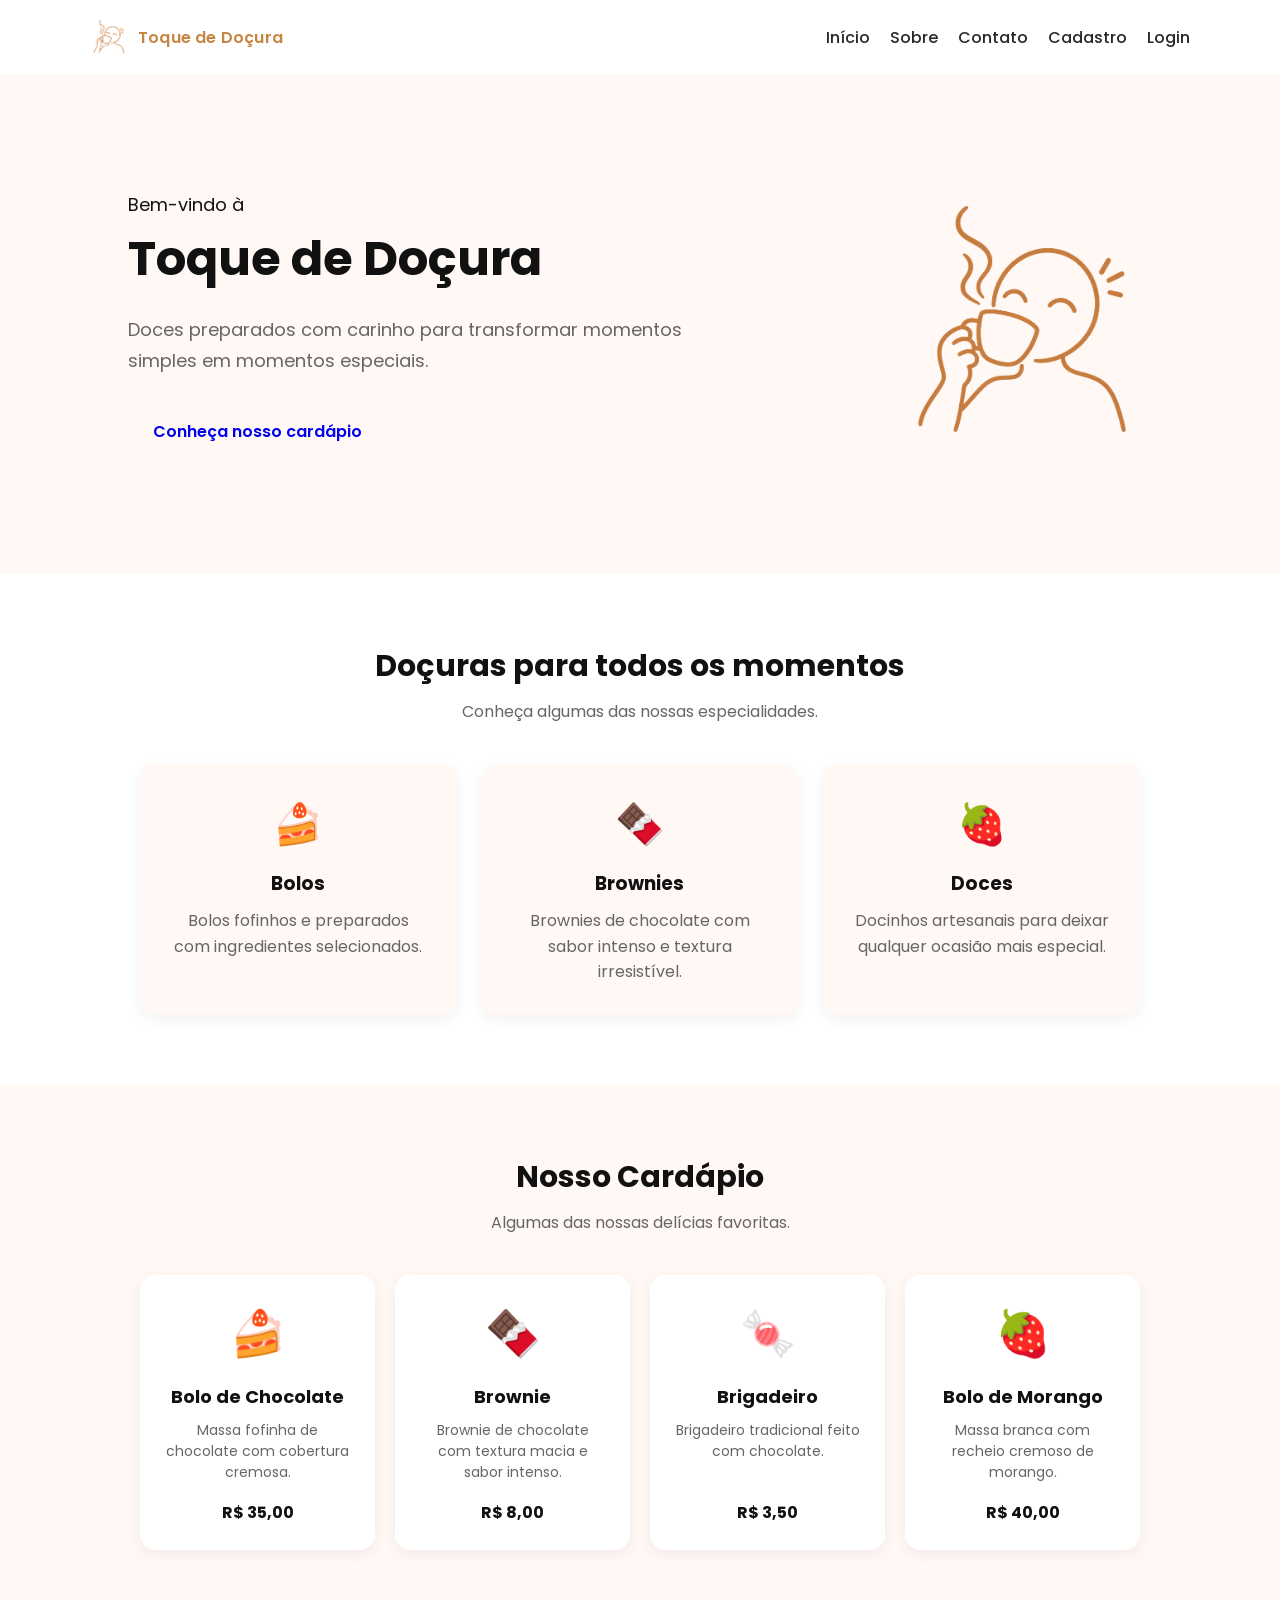
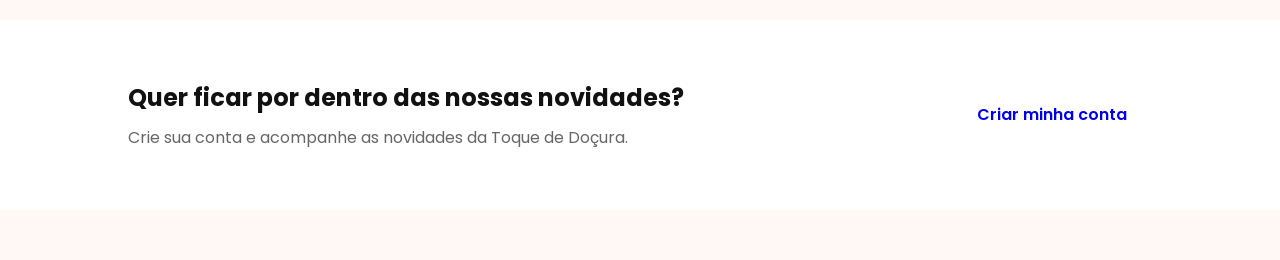
<file: index.html>
<!DOCTYPE html>
<html lang="pt-BR">

<head>
    <meta charset="UTF-8">
    <meta name="viewport" content="width=device-width, initial-scale=1.0">

    <title>Toque de Doçura</title>

    <link rel="icon" type="image/png" href="logo.png">

    <link
        href="https://fonts.googleapis.com/css2?family=Poppins:wght@400;500;600;700&display=swap"
        rel="stylesheet"
    >

    <link rel="stylesheet" href="styles.css">
</head>

<body>

    <!-- Navbar -->
    <nav class="navbar">
        <div class="navbar-container">

            <div class="brand">
                <img
                    src="logo.png"
                    alt="Logo Toque de Doçura"
                    class="brand-logo"
                >

                <div class="logo-text">
                    Toque de Doçura
                </div>
            </div>

            <ul class="nav-menu">
                <li>
                    <a href="index.html" class="nav-link">
                        Início
                    </a>
                </li>

                <li>
                    <a href="sobre.html" class="nav-link">
                        Sobre
                    </a>
                </li>

                <li>
                    <a href="contato.html" class="nav-link">
                        Contato
                    </a>
                </li>

                <li>
                    <a href="cadastro.html" class="nav-link">
                        Cadastro
                    </a>
                </li>

                <li>
                    <a href="login.html" class="nav-link">
                        Login
                    </a>
                </li>
            </ul>

        </div>
    </nav>


    <!-- Hero -->
    <main>

        <section class="hero">

            <div class="hero-content">

                <p class="hero-subtitle">
                    Bem-vindo à
                </p>

                <h1>
                    Toque de Doçura
                </h1>

                <p class="hero-description">
                    Doces preparados com carinho para transformar
                    momentos simples em momentos especiais.
                </p>

                <a href="#cardapio" class="hero-button">
                    Conheça nosso cardápio
                </a>

            </div>

            <div class="hero-logo">
                <img
                    src="logo.png"
                    alt="Logo Toque de Doçura"
                >
            </div>

        </section>


        <!-- Destaques -->
        <section class="destaques">

            <div class="section-header">
                <h2>Doçuras para todos os momentos</h2>

                <p>
                    Conheça algumas das nossas especialidades.
                </p>
            </div>


            <div class="destaques-container">

                <div class="destaque-card">

                    <div class="destaque-icon">
                        🍰
                    </div>

                    <h3>Bolos</h3>

                    <p>
                        Bolos fofinhos e preparados com
                        ingredientes selecionados.
                    </p>

                </div>


                <div class="destaque-card">

                    <div class="destaque-icon">
                        🍫
                    </div>

                    <h3>Brownies</h3>

                    <p>
                        Brownies de chocolate com sabor
                        intenso e textura irresistível.
                    </p>

                </div>


                <div class="destaque-card">

                    <div class="destaque-icon">
                        🍓
                    </div>

                    <h3>Doces</h3>

                    <p>
                        Docinhos artesanais para deixar
                        qualquer ocasião mais especial.
                    </p>

                </div>

            </div>

        </section>


        <!-- Cardápio -->
        <section class="cardapio-section" id="cardapio">

            <div class="section-header">

                <h2>Nosso Cardápio</h2>

                <p>
                    Algumas das nossas delícias favoritas.
                </p>

            </div>


            <div class="cardapio-container">

                <!-- Bolo -->
                <div class="produto-card">

                    <div class="produto-icon">
                        🍰
                    </div>

                    <h3>Bolo de Chocolate</h3>

                    <p>
                        Massa fofinha de chocolate
                        com cobertura cremosa.
                    </p>

                    <span class="produto-preco">
                        R$ 35,00
                    </span>

                </div>


                <!-- Brownie -->
                <div class="produto-card">

                    <div class="produto-icon">
                        🍫
                    </div>

                    <h3>Brownie</h3>

                    <p>
                        Brownie de chocolate com
                        textura macia e sabor intenso.
                    </p>

                    <span class="produto-preco">
                        R$ 8,00
                    </span>

                </div>


                <!-- Brigadeiro -->
                <div class="produto-card">

                    <div class="produto-icon">
                        🍬
                    </div>

                    <h3>Brigadeiro</h3>

                    <p>
                        Brigadeiro tradicional feito
                        com chocolate.
                    </p>

                    <span class="produto-preco">
                        R$ 3,50
                    </span>

                </div>


                <!-- Bolo de morango -->
                <div class="produto-card">

                    <div class="produto-icon">
                        🍓
                    </div>

                    <h3>Bolo de Morango</h3>

                    <p>
                        Massa branca com recheio
                        cremoso de morango.
                    </p>

                    <span class="produto-preco">
                        R$ 40,00
                    </span>

                </div>

            </div>

        </section>


        <!-- Chamada para cadastro -->
        <section class="cadastro-banner">

            <div>

                <h2>
                    Quer ficar por dentro das nossas novidades?
                </h2>

                <p>
                    Crie sua conta e acompanhe as novidades
                    da Toque de Doçura.
                </p>

            </div>

            <a href="cadastro.html" class="banner-button">
                Criar minha conta
            </a>

        </section>

    </main>


    <!-- Footer -->
    <footer class="footer">

    </footer>

</body>

</html>
</file>
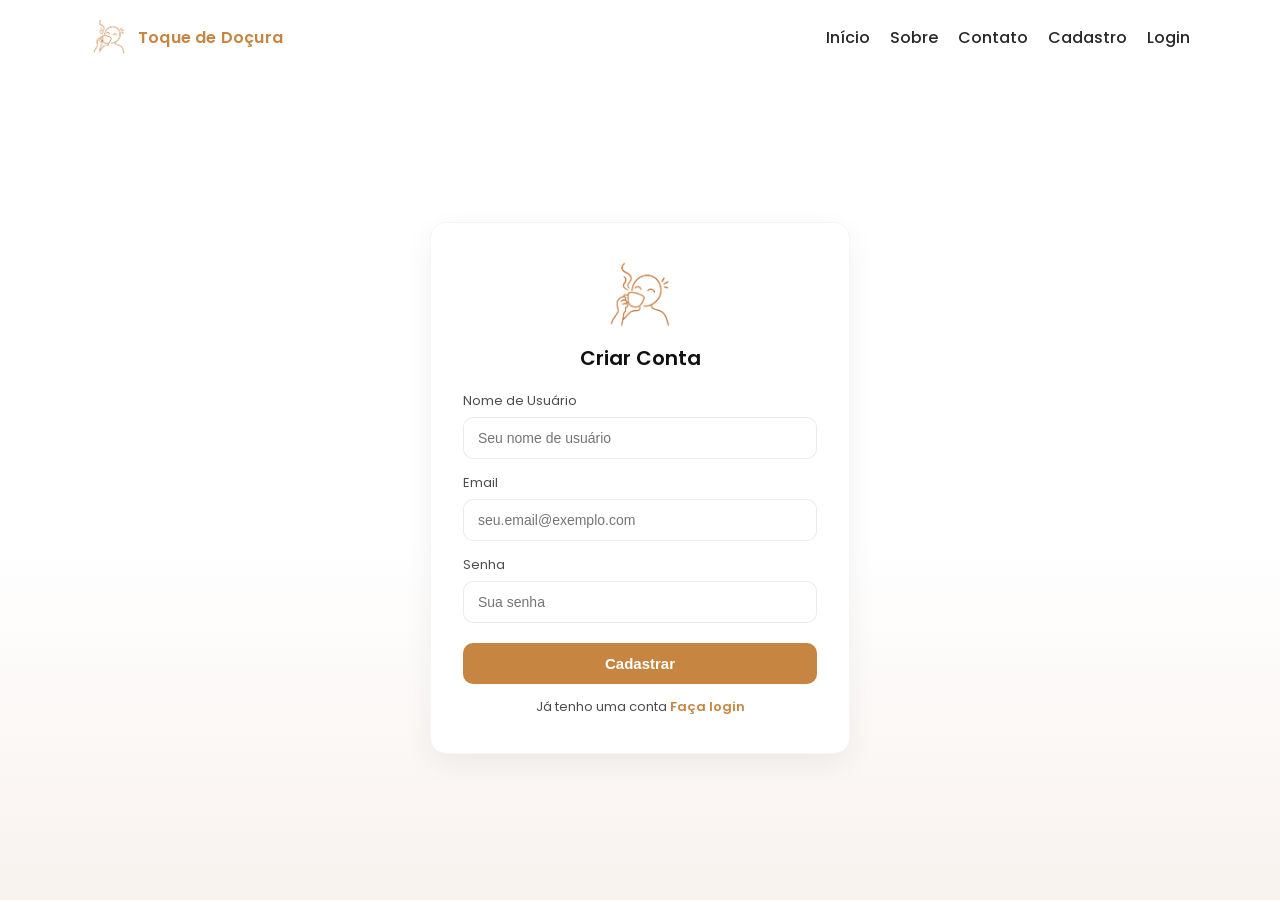
<file: cadastro.html>
<!DOCTYPE html>
    <html lang="pt-BR">
    <head>
        <meta charset="UTF-8">
        <meta name="viewport" content="width=device-width, initial-scale=1.0">
        <title>Cadastro - Toque de Doçura</title>
        <link rel="icon" type="image/png" href="logo.png">
        <link href="https://fonts.googleapis.com/css2?family=Poppins:wght@400;500;600;700&display=swap" rel="stylesheet">
        <link rel="stylesheet" href="styles.css">
    </head>
    <body>
        <!-- Navbar -->
        <nav class="navbar">
            <div class="navbar-container">
                <div class="brand">
                    <img src="logo.png" alt="Logo Toque de Doçura" class="brand-logo">
                    <div class="logo-text">Toque de Doçura</div>
                </div>
                <ul class="nav-menu">
                    <li><a href="index.html" class="nav-link">Início</a></li>
                    <li><a href="sobre.html" class="nav-link">Sobre</a></li>
                    <li><a href="contato.html" class="nav-link">Contato</a></li>
                    <li><a href="cadastro.html" class="nav-link">Cadastro</a></li>
                    <li><a href="login.html" class="nav-link">Login</a></li>
                </ul>
            </div>
        </nav>

        <!-- Main -->
        <main class="main-container">
            <div class="cadastro-card">
                <!-- Logo -->
                <div class="logo-container">
                    <img src="logo.png" alt="Logo Toque de Doçura" class="brand-logo form-logo">
                </div>

                <!-- Title -->
                <h1 class="cadastro-title">Criar Conta</h1>

                <!-- Form -->
                <form class="cadastro-form">
                    <div class="form-group">
                        <label for="username" class="form-label">Nome de Usuário</label>
                        <input type="text" id="username" name="username" class="form-input" placeholder="Seu nome de usuário" required>
                    </div>

                    <div class="form-group">
                        <label for="email" class="form-label">Email</label>
                        <input type="email" id="email" name="email" class="form-input" placeholder="seu.email@exemplo.com" required>
                    </div>

                    <div class="form-group">
                        <label for="password" class="form-label">Senha</label>
                        <input type="password" id="password" name="password" class="form-input" placeholder="Sua senha" required>
                    </div>

                    <button type="submit" class="btn-cadastro">Cadastrar</button>
                </form>

                <!-- Login Link -->
                <div class="login-link-container">
                    <p class="login-text">Já tenho uma conta <a href="login.html" class="login-link">Faça login</a></p>
                </div>
            </div>
        </main>
    </body>
    </html>
</file>
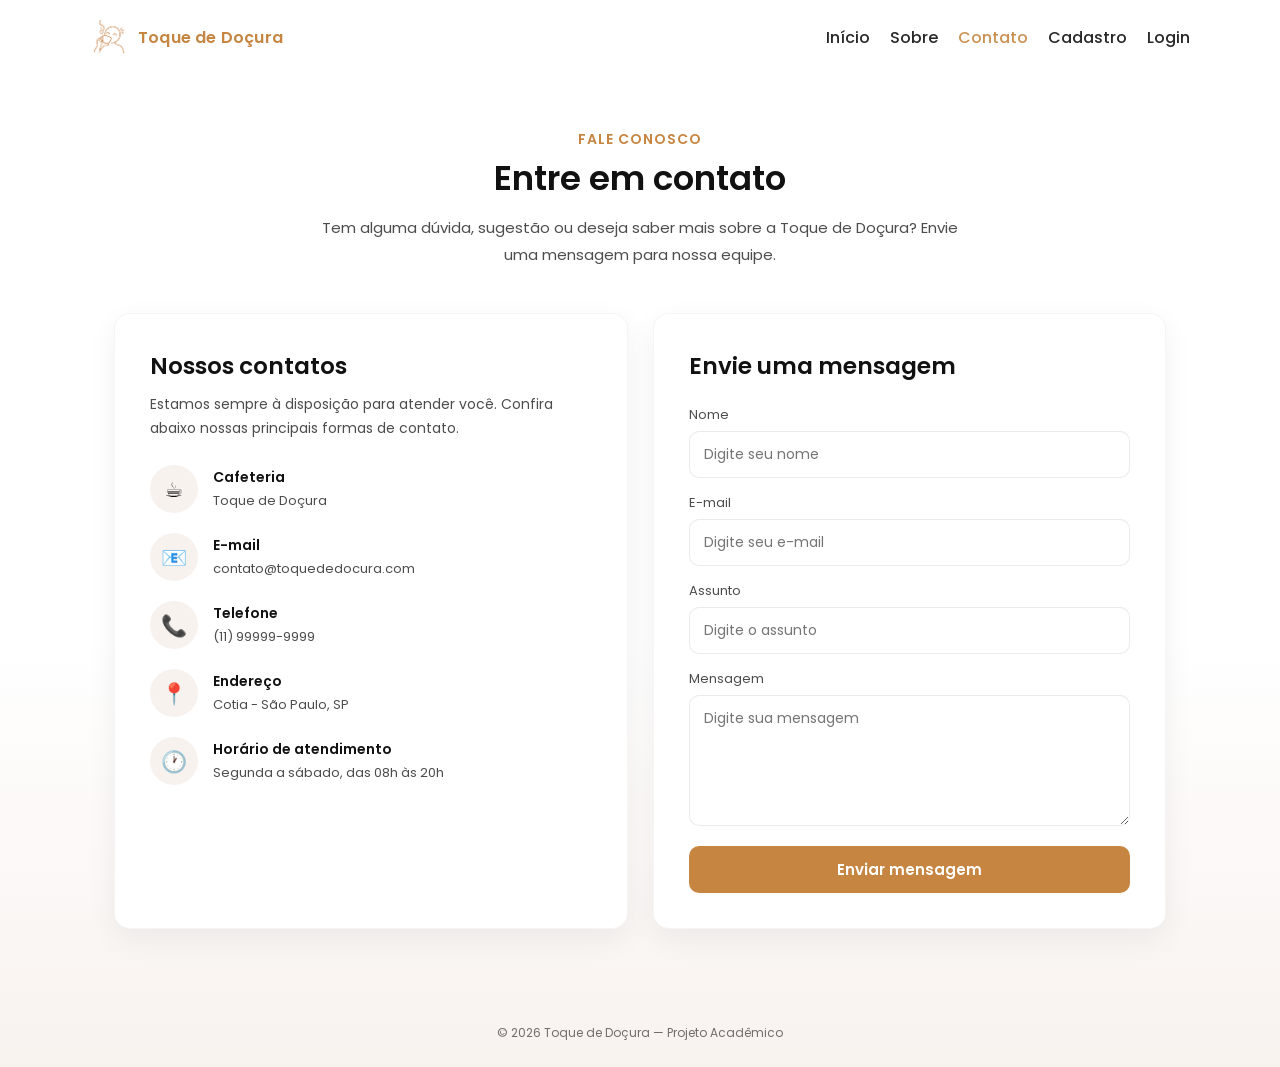
<file: contato.html>
<!DOCTYPE html>
<html lang="pt-BR">

<head>
    <meta charset="UTF-8">
    <meta name="viewport" content="width=device-width, initial-scale=1.0">

    <title>Contato - Toque de Doçura</title>

    <link rel="icon" type="image/png" href="logo.png">

    <link
        href="https://fonts.googleapis.com/css2?family=Poppins:wght@400;500;600;700&display=swap"
        rel="stylesheet"
    >

    <link rel="stylesheet" href="contato.css">
</head>

<body>

    <!-- Navbar -->
    <nav class="navbar">
        <div class="navbar-container">

            <div class="brand">
                <img
                    src="logo.png"
                    alt="Logo Toque de Doçura"
                    class="brand-logo"
                >

                <div class="logo-text">
                    Toque de Doçura
                </div>
            </div>

            <ul class="nav-menu">
                <li>
                    <a href="index.html" class="nav-link">Início</a>
                </li>

                <li>
                    <a href="sobre.html" class="nav-link">Sobre</a>
                </li>

                <li>
                    <a href="contato.html" class="nav-link active">Contato</a>
                </li>

                <li>
                    <a href="cadastro.html" class="nav-link">Cadastro</a>
                </li>

                <li>
                    <a href="login.html" class="nav-link">Login</a>
                </li>
            </ul>

        </div>
    </nav>


    <!-- Conteúdo principal -->
    <main class="main-container">

        <!-- Título -->
        <section class="contact-header">

            <span class="subtitle">
                Fale conosco
            </span>

            <h1>
                Entre em contato
            </h1>

            <p>
                Tem alguma dúvida, sugestão ou deseja saber mais sobre
                a Toque de Doçura? Envie uma mensagem para nossa equipe.
            </p>

        </section>


        <!-- Área de contato -->
        <section class="contact-section">

            <!-- Informações -->
            <div class="contact-info">

                <h2>
                    Nossos contatos
                </h2>

                <p class="info-description">
                    Estamos sempre à disposição para atender você.
                    Confira abaixo nossas principais formas de contato.
                </p>


                <div class="info-item">

                    <div class="info-icon">
                        ☕
                    </div>

                    <div>
                        <h3>
                            Cafeteria
                        </h3>

                        <p>
                            Toque de Doçura
                        </p>
                    </div>

                </div>


                <div class="info-item">

                    <div class="info-icon">
                        📧
                    </div>

                    <div>
                        <h3>
                            E-mail
                        </h3>

                        <p>
                            contato@toquededocura.com
                        </p>
                    </div>

                </div>


                <div class="info-item">

                    <div class="info-icon">
                        📞
                    </div>

                    <div>
                        <h3>
                            Telefone
                        </h3>

                        <p>
                            (11) 99999-9999
                        </p>
                    </div>

                </div>


                <div class="info-item">

                    <div class="info-icon">
                        📍
                    </div>

                    <div>
                        <h3>
                            Endereço
                        </h3>

                        <p>
                            Cotia - São Paulo, SP
                        </p>
                    </div>

                </div>


                <div class="info-item">

                    <div class="info-icon">
                        🕐
                    </div>

                    <div>
                        <h3>
                            Horário de atendimento
                        </h3>

                        <p>
                            Segunda a sábado, das 08h às 20h
                        </p>
                    </div>

                </div>

            </div>


            <!-- Formulário -->
            <div class="contact-form-card">

                <h2>
                    Envie uma mensagem
                </h2>

                <form class="contact-form">

                    <div class="form-group">

                        <label for="nome">
                            Nome
                        </label>

                        <input
                            type="text"
                            id="nome"
                            name="nome"
                            placeholder="Digite seu nome"
                            required
                        >

                    </div>


                    <div class="form-group">

                        <label for="email">
                            E-mail
                        </label>

                        <input
                            type="email"
                            id="email"
                            name="email"
                            placeholder="Digite seu e-mail"
                            required
                        >

                    </div>


                    <div class="form-group">

                        <label for="assunto">
                            Assunto
                        </label>

                        <input
                            type="text"
                            id="assunto"
                            name="assunto"
                            placeholder="Digite o assunto"
                            required
                        >

                    </div>


                    <div class="form-group">

                        <label for="mensagem">
                            Mensagem
                        </label>

                        <textarea
                            id="mensagem"
                            name="mensagem"
                            rows="5"
                            placeholder="Digite sua mensagem"
                            required
                        ></textarea>

                    </div>


                    <button type="submit" class="btn-contato">
                        Enviar mensagem
                    </button>

                </form>

            </div>

        </section>

    </main>


    <!-- Footer -->
    <footer class="footer">

        <p>
            © 2026 Toque de Doçura — Projeto Acadêmico
        </p>

    </footer>

</body>

</html>
</file>
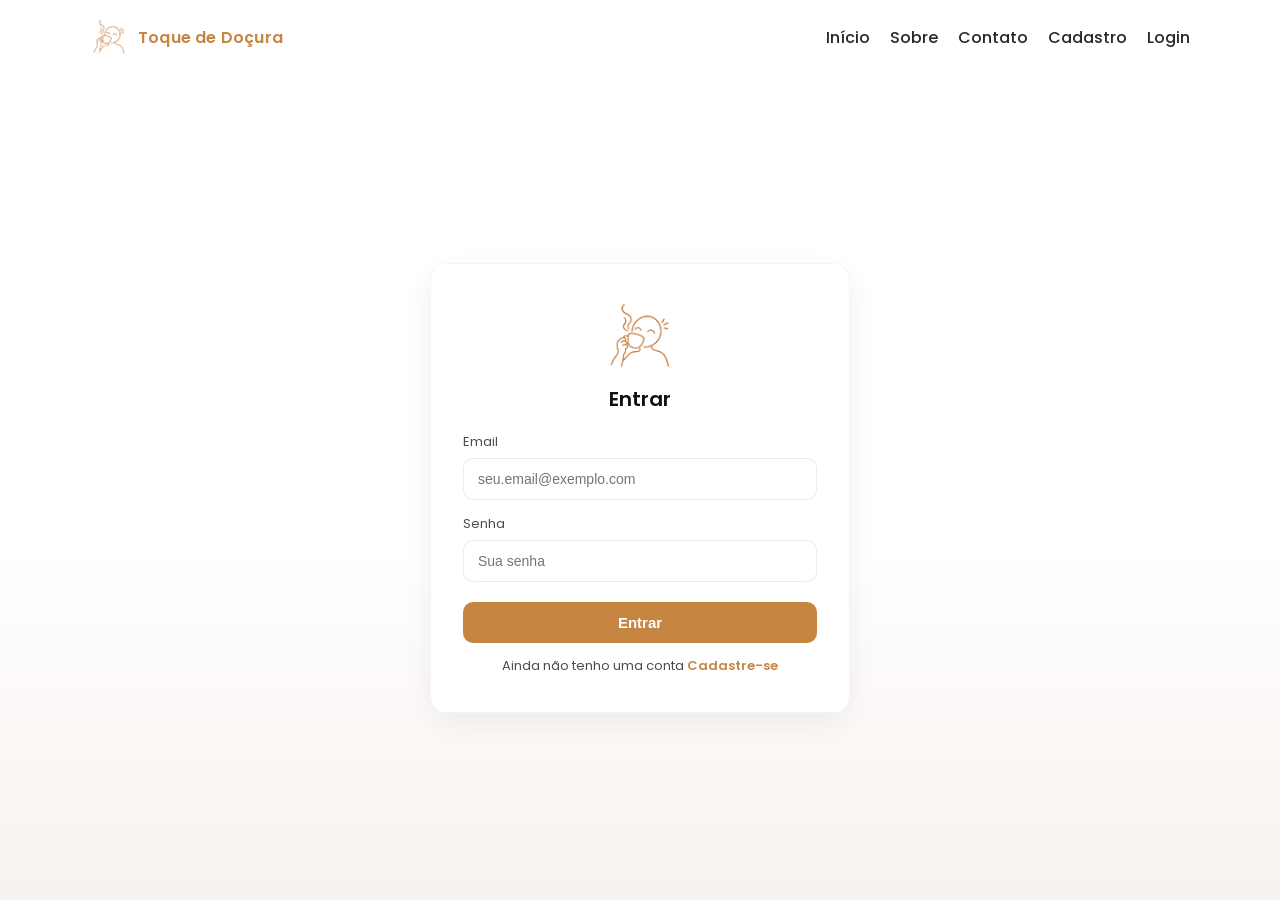
<file: login.html>
<!DOCTYPE html>
<html lang="pt-BR">
<head>
    <meta charset="UTF-8">
    <meta name="viewport" content="width=device-width, initial-scale=1.0">
    <title>Login - Toque de Doçura</title>
    <link rel="icon" type="image/png" href="logo.png">
    <link href="https://fonts.googleapis.com/css2?family=Poppins:wght@400;500;600;700&display=swap" rel="stylesheet">
    <link rel="stylesheet" href="styles.css">
</head>

<body>

    <!-- Navbar -->
    <nav class="navbar">
        <div class="navbar-container">

            <div class="brand">
                <img src="logo.png" alt="Logo Toque de Doçura" class="brand-logo">
                <div class="logo-text">Toque de Doçura</div>
            </div>

            <ul class="nav-menu">
                <li><a href="index.html" class="nav-link">Início</a></li>
                <li><a href="sobre.html" class="nav-link">Sobre</a></li>
                <li><a href="contato.html" class="nav-link">Contato</a></li>
                <li><a href="cadastro.html" class="nav-link">Cadastro</a></li>
                <li><a href="login.html" class="nav-link">Login</a></li>
            </ul>

        </div>
    </nav>

    <!-- Main -->
    <main class="main-container">

        <div class="cadastro-card">

            <!-- Logo -->
            <div class="logo-container">
                <img
                    src="logo.png"
                    alt="Logo Toque de Doçura"
                    class="brand-logo form-logo"
                >
            </div>

            <!-- Title -->
            <h1 class="cadastro-title">Entrar</h1>

            <!-- Form -->
            <form class="cadastro-form">

                <div class="form-group">
                    <label for="email" class="form-label">Email</label>
                    <input
                        type="email"
                        id="email"
                        name="email"
                        class="form-input"
                        placeholder="seu.email@exemplo.com"
                        required
                    >
                </div>

                <div class="form-group">
                    <label for="password" class="form-label">Senha</label>
                    <input
                        type="password"
                        id="password"
                        name="password"
                        class="form-input"
                        placeholder="Sua senha"
                        required
                    >
                </div>

                <button type="submit" class="btn-cadastro">
                    Entrar
                </button>

            </form>

            <!-- Cadastro Link -->
            <div class="login-link-container">
                <p class="login-text">
                    Ainda não tenho uma conta
                    <a href="cadastro.html" class="login-link">
                        Cadastre-se
                    </a>
                </p>
            </div>

        </div>

    </main>

</body>
</html>
</file>
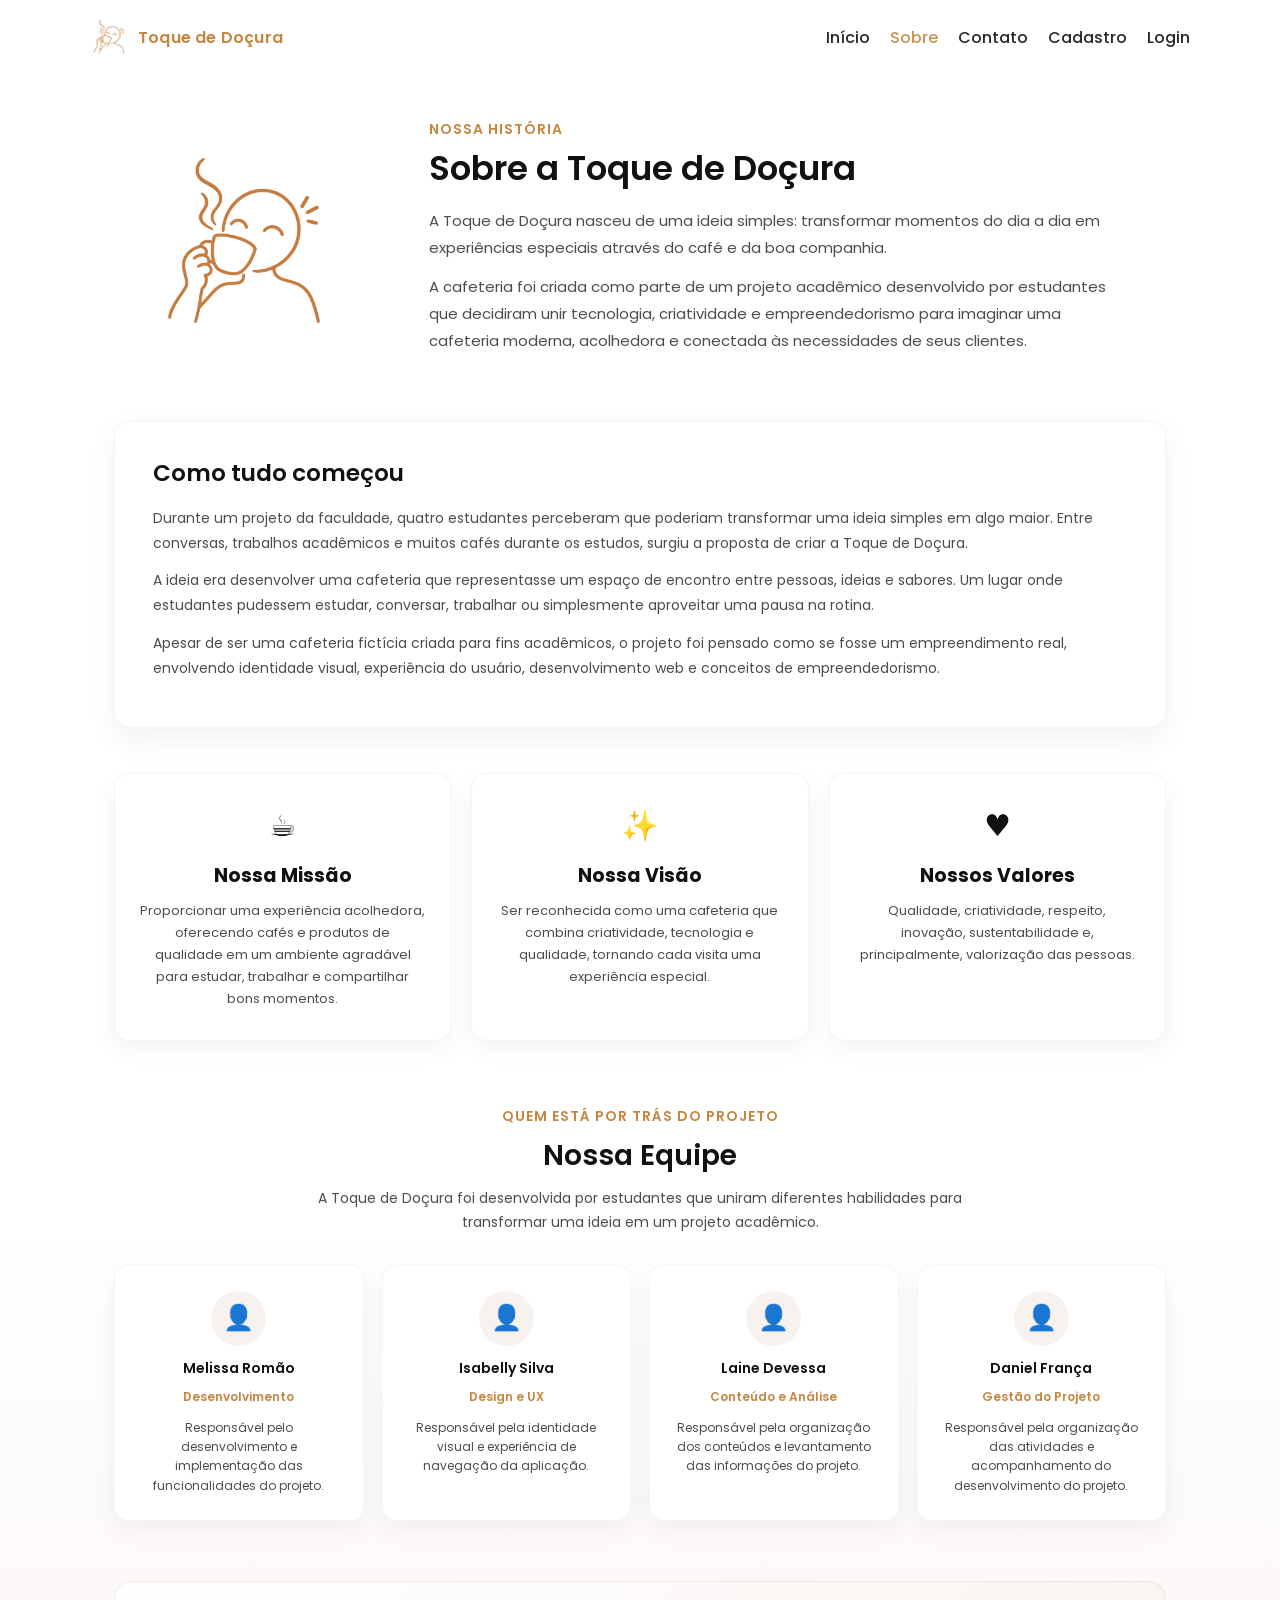
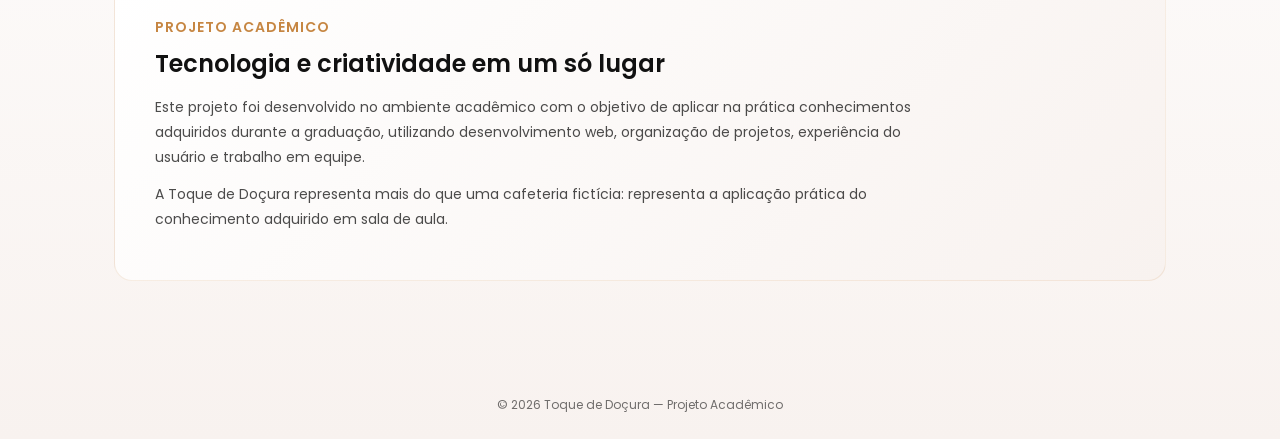
<file: sobre.html>
<!DOCTYPE html>
<html lang="pt-BR">
<head>
    <meta charset="UTF-8">
    <meta name="viewport" content="width=device-width, initial-scale=1.0">

    <title>Sobre - Toque de Doçura</title>

    <link rel="icon" type="image/png" href="logo.png">

    <link
        href="https://fonts.googleapis.com/css2?family=Poppins:wght@400;500;600;700&display=swap"
        rel="stylesheet"
    >

    <link rel="stylesheet" href="sobre.css">
</head>

<body>

    <!-- Navbar -->
    <nav class="navbar">
        <div class="navbar-container">

            <div class="brand">
                <img
                    src="logo.png"
                    alt="Logo Toque de Doçura"
                    class="brand-logo"
                >

                <div class="logo-text">
                    Toque de Doçura
                </div>
            </div>

            <ul class="nav-menu">
                <li>
                    <a href="index.html" class="nav-link">Início</a>
                </li>

                <li>
                    <a href="sobre.html" class="nav-link active">Sobre</a>
                </li>

                <li>
                    <a href="contato.html" class="nav-link">Contato</a>
                </li>

                <li>
                    <a href="cadastro.html" class="nav-link">Cadastro</a>
                </li>

                <li>
                    <a href="login.html" class="nav-link">Login</a>
                </li>
            </ul>

        </div>
    </nav>


    <!-- Conteúdo principal -->
    <main class="main-container">

        <!-- Introdução -->
        <section class="about-hero">

            <div class="about-logo">
                <img
                    src="logo.png"
                    alt="Logo Toque de Doçura"
                >
            </div>

            <div class="about-intro">

                <span class="subtitle">
                    Nossa história
                </span>

                <h1>
                    Sobre a Toque de Doçura
                </h1>

                <p>
                    A Toque de Doçura nasceu de uma ideia simples:
                    transformar momentos do dia a dia em experiências
                    especiais através do café e da boa companhia.
                </p>

                <p>
                    A cafeteria foi criada como parte de um projeto
                    acadêmico desenvolvido por estudantes que decidiram
                    unir tecnologia, criatividade e empreendedorismo para
                    imaginar uma cafeteria moderna, acolhedora e conectada
                    às necessidades de seus clientes.
                </p>

            </div>

        </section>


        <!-- História -->
        <section class="content-card">

            <h2>
                Como tudo começou
            </h2>

            <p>
                Durante um projeto da faculdade, quatro estudantes
                perceberam que poderiam transformar uma ideia simples
                em algo maior. Entre conversas, trabalhos acadêmicos e
                muitos cafés durante os estudos, surgiu a proposta de
                criar a Toque de Doçura.
            </p>

            <p>
                A ideia era desenvolver uma cafeteria que representasse
                um espaço de encontro entre pessoas, ideias e sabores.
                Um lugar onde estudantes pudessem estudar, conversar,
                trabalhar ou simplesmente aproveitar uma pausa na rotina.
            </p>

            <p>
                Apesar de ser uma cafeteria fictícia criada para fins
                acadêmicos, o projeto foi pensado como se fosse um
                empreendimento real, envolvendo identidade visual,
                experiência do usuário, desenvolvimento web e conceitos
                de empreendedorismo.
            </p>

        </section>


        <!-- Missão, visão e valores -->
        <section class="cards-section">

            <div class="info-card">

                <div class="card-icon">
                    ☕
                </div>

                <h2>
                    Nossa Missão
                </h2>

                <p>
                    Proporcionar uma experiência acolhedora, oferecendo
                    cafés e produtos de qualidade em um ambiente agradável
                    para estudar, trabalhar e compartilhar bons momentos.
                </p>

            </div>


            <div class="info-card">

                <div class="card-icon">
                    ✨
                </div>

                <h2>
                    Nossa Visão
                </h2>

                <p>
                    Ser reconhecida como uma cafeteria que combina
                    criatividade, tecnologia e qualidade, tornando cada
                    visita uma experiência especial.
                </p>

            </div>


            <div class="info-card">

                <div class="card-icon">
                    ♥
                </div>

                <h2>
                    Nossos Valores
                </h2>

                <p>
                    Qualidade, criatividade, respeito, inovação,
                    sustentabilidade e, principalmente, valorização
                    das pessoas.
                </p>

            </div>

        </section>


        <!-- Equipe -->
        <section class="team-section">

            <div class="section-title">

                <span class="subtitle">
                    Quem está por trás do projeto
                </span>

                <h2>
                    Nossa Equipe
                </h2>

                <p>
                    A Toque de Doçura foi desenvolvida por estudantes
                    que uniram diferentes habilidades para transformar
                    uma ideia em um projeto acadêmico.
                </p>

            </div>


            <div class="team-grid">

                <div class="team-card">

                    <div class="member-icon">
                        👤
                    </div>

                    <h3>
                        Melissa Romão
                    </h3>

                    <span>
                        Desenvolvimento
                    </span>

                    <p>
                        Responsável pelo desenvolvimento e implementação
                        das funcionalidades do projeto.
                    </p>

                </div>


                <div class="team-card">

                    <div class="member-icon">
                        👤
                    </div>

                    <h3>
                        Isabelly Silva
                    </h3>

                    <span>
                        Design e UX
                    </span>

                    <p>
                        Responsável pela identidade visual e experiência
                        de navegação da aplicação.
                    </p>

                </div>


                <div class="team-card">

                    <div class="member-icon">
                        👤
                    </div>

                    <h3>
                        Laine Devessa
                    </h3>

                    <span>
                        Conteúdo e Análise
                    </span>

                    <p>
                        Responsável pela organização dos conteúdos e
                        levantamento das informações do projeto.
                    </p>

                </div>


                <div class="team-card">

                    <div class="member-icon">
                        👤
                    </div>

                    <h3>
                        Daniel França
                    </h3>

                    <span>
                        Gestão do Projeto
                    </span>

                    <p>
                        Responsável pela organização das atividades e
                        acompanhamento do desenvolvimento do projeto.
                    </p>

                </div>

            </div>

        </section>


        <!-- Projeto acadêmico -->
        <section class="academic-card">

            <div>

                <span class="subtitle">
                    Projeto acadêmico
                </span>

                <h2>
                    Tecnologia e criatividade em um só lugar
                </h2>

                <p>
                    Este projeto foi desenvolvido no ambiente acadêmico
                    com o objetivo de aplicar na prática conhecimentos
                    adquiridos durante a graduação, utilizando
                    desenvolvimento web, organização de projetos,
                    experiência do usuário e trabalho em equipe.
                </p>

                <p>
                    A Toque de Doçura representa mais do que uma
                    cafeteria fictícia: representa a aplicação prática
                    do conhecimento adquirido em sala de aula.
                </p>

            </div>

        </section>

    </main>


    <!-- Footer -->
    <footer class="footer">

        <p>
            © 2026 Toque de Doçura — Projeto Acadêmico
        </p>

    </footer>

</body>
</html>
</file>
<file: styles.css>
/* Colors */
:root{
    --caramel:#C68642;
    --caramel-dark:#a7752f;
    --bg:#ffffff;
    --text:#111111;
}

*{box-sizing:border-box;margin:0;padding:0}
html,body{height:100%}
body{
    font-family:'Poppins',system-ui,Segoe UI,Roboto,Helvetica,Arial,sans-serif;
    background:linear-gradient(180deg,#fff 0%, #fff 60%, #f8f2ef 100%);
    color:var(--text);
    -webkit-font-smoothing:antialiased;
    -moz-osx-font-smoothing:grayscale;
}

/* Navbar */
.navbar{width:100%;background:transparent;padding:18px 24px}
.navbar-container{max-width:1100px;margin:0 auto;display:flex;align-items:center;justify-content:space-between}
.brand{display:flex;align-items:center;gap:10px}
.brand-logo{width:38px;height:38px;object-fit:contain;display:block}
.logo-text{font-weight:600;color:var(--caramel);letter-spacing:0.2px}
.nav-menu{list-style:none;display:flex;gap:20px}
.nav-link{color:var(--text);text-decoration:none;font-weight:500;opacity:0.9}
.nav-link:hover{color:var(--caramel)}

/* Main layout */
.main-container{min-height:calc(100vh - 72px);display:flex;align-items:center;justify-content:center;padding:40px 20px}
.cadastro-card{
    width:100%;max-width:420px;background:var(--bg);border-radius:16px;padding:36px 32px;box-shadow:0 10px 30px rgba(15,15,15,0.06);text-align:center;border:1px solid rgba(0,0,0,0.04)
}

/* Logo */
.logo-container{display:flex;align-items:center;justify-content:center;margin-bottom:12px}
.form-logo{width:72px;height:72px;object-fit:contain}
.coffee-cup{width:64px;height:64px;stroke:var(--caramel-dark);}

/* Cadastro */
.cadastro-title{font-size:20px;margin-bottom:18px;color:var(--text);font-weight:600}

/* Form */
.cadastro-form{display:flex;flex-direction:column;gap:14px;align-items:stretch}
.form-label{display:block;text-align:left;font-size:13px;margin-bottom:6px;color:rgba(0,0,0,0.7)}
.form-input{width:100%;padding:12px 14px;border-radius:10px;border:1px solid rgba(0,0,0,0.08);background:#fff;font-size:14px}
.form-input:focus{outline:none;box-shadow:0 4px 10px rgba(198,134,66,0.12);border-color:var(--caramel)}

/* Button */
.btn-cadastro{margin-top:6px;padding:12px 16px;border-radius:10px;border:none;background:var(--caramel);color:#fff;font-weight:600;cursor:pointer;font-size:15px}
.btn-cadastro:hover{background:var(--caramel-dark);color:#fff}

/* Login Link */
.login-link-container{margin-top:14px}
.login-text{font-size:13px;color:rgba(0,0,0,0.7)}
.login-link{text-decoration:none;color:var(--caramel);font-weight:600}
.login-link:hover{text-decoration:underline}

/* Responsive */
@media (max-width:520px){
    .cadastro-card{padding:28px 20px;border-radius:14px}
    .nav-menu{gap:12px;font-size:14px}
}

/* Footer Spacing */
.cadastro-card p{line-height:1.4}

.hero {
    min-height: 500px;
    display: flex;
    align-items: center;
    justify-content: space-between;
    gap: 50px;
    padding: 70px 10%;
    background-color: #fff8f5;
}

.hero-content {
    max-width: 600px;
}

.hero-subtitle {
    font-size: 18px;
    margin-bottom: 5px;
}

.hero h1 {
    font-size: 48px;
    margin: 0 0 20px;
    font-weight: 700;
}

.hero-description {
    font-size: 18px;
    line-height: 1.7;
    color: #666;
    margin-bottom: 30px;
}

.hero-button,
.banner-button {
    display: inline-block;
    padding: 13px 25px;
    text-decoration: none;
    font-weight: 600;
    border-radius: 8px;
}

.hero-logo img {
    width: 260px;
    max-width: 100%;
}

.destaques,
.cardapio-section {
    padding: 70px 10%;
}

.section-header {
    text-align: center;
    margin-bottom: 40px;
}

.section-header h2 {
    font-size: 30px;
    margin-bottom: 10px;
}

.section-header p {
    color: #666;
}


.destaques {
    background-color: #ffffff;
}

.destaques-container {
    max-width: 1000px;
    margin: 0 auto;

    display: grid;
    grid-template-columns: repeat(3, 1fr);
    gap: 25px;
}

.destaque-card {
    padding: 30px;
    text-align: center;

    border-radius: 15px;
    background-color: #fff8f5;

    box-shadow: 0 4px 15px rgba(0, 0, 0, 0.06);
}

.destaque-icon {
    font-size: 40px;
    margin-bottom: 15px;
}

.destaque-card h3 {
    margin-bottom: 10px;
}

.destaque-card p {
    color: #666;
    line-height: 1.6;
}


.cardapio-section {
    background-color: #fff8f5;
}

.cardapio-container {
    max-width: 1000px;
    margin: 0 auto;

    display: grid;
    grid-template-columns: repeat(4, 1fr);
    gap: 20px;
}

.produto-card {
    padding: 25px;

    background-color: #ffffff;
    border-radius: 15px;

    box-shadow: 0 4px 15px rgba(0, 0, 0, 0.06);

    text-align: center;
}

.produto-icon {
    font-size: 45px;
    margin-bottom: 15px;
}

.produto-card h3 {
    font-size: 18px;
    margin-bottom: 10px;
}

.produto-card p {
    color: #666;
    font-size: 14px;
    line-height: 1.5;
    min-height: 65px;
}

.produto-preco {
    display: block;
    margin-top: 15px;
    font-weight: 700;
}

.cadastro-banner {
    padding: 60px 10%;

    display: flex;
    align-items: center;
    justify-content: space-between;
    gap: 30px;

    background-color: #ffffff;
}

.cadastro-banner h2 {
    margin-bottom: 10px;
}

.cadastro-banner p {
    color: #666;
}

.footer {
    padding: 25px;
    text-align: center;

    background-color: #fff8f5;
}

.footer p {
    margin: 0;
    font-size: 14px;
    color: #666;
}

@media (max-width: 900px) {

    .hero {
        padding: 60px 7%;
    }

    .cardapio-container {
        grid-template-columns: repeat(2, 1fr);
    }

    .destaques-container {
        grid-template-columns: 1fr;
        max-width: 500px;
    }

}


@media (max-width: 600px) {

    .hero {
        flex-direction: column;
        text-align: center;
    }

    .hero h1 {
        font-size: 36px;
    }

    .hero-logo img {
        width: 180px;
    }

    .cardapio-container {
        grid-template-columns: 1fr;
    }

    .cadastro-banner {
        flex-direction: column;
        text-align: center;
    }

}
</file>
<file: contato.css>
:root {
    --caramel: #C68642;
    --caramel-dark: #a7752f;
    --bg: #ffffff;
    --text: #111111;
    --text-light: rgba(0, 0, 0, 0.7);
    --card-bg: #ffffff;
}




* {
    box-sizing: border-box;
    margin: 0;
    padding: 0;
}

html,
body {
    min-height: 100%;
}

body {
    font-family: 'Poppins', system-ui, Segoe UI, Roboto, Helvetica, Arial, sans-serif;

    background: linear-gradient(
        180deg,
        #fff 0%,
        #fff 60%,
        #f8f2ef 100%
    );

    color: var(--text);

    -webkit-font-smoothing: antialiased;
    -moz-osx-font-smoothing: grayscale;
}




.navbar {
    width: 100%;
    background: transparent;
    padding: 18px 24px;
}

.navbar-container {
    max-width: 1100px;
    margin: 0 auto;

    display: flex;
    align-items: center;
    justify-content: space-between;
}

.brand {
    display: flex;
    align-items: center;
    gap: 10px;
}

.brand-logo {
    width: 38px;
    height: 38px;
    object-fit: contain;
    display: block;
}

.logo-text {
    font-weight: 600;
    color: var(--caramel);
    letter-spacing: 0.2px;
}

.nav-menu {
    list-style: none;
    display: flex;
    gap: 20px;
}

.nav-link {
    color: var(--text);
    text-decoration: none;
    font-weight: 500;
    opacity: 0.9;
    transition: 0.2s;
}

.nav-link:hover,
.nav-link.active {
    color: var(--caramel);
}



.main-container {
    width: 100%;
    max-width: 1100px;

    margin: 0 auto;

    padding: 55px 24px 70px;
}



.contact-header {
    text-align: center;

    max-width: 650px;

    margin: 0 auto 45px;
}

.subtitle {
    display: block;

    margin-bottom: 8px;

    color: var(--caramel);

    font-size: 14px;
    font-weight: 600;

    text-transform: uppercase;
    letter-spacing: 1px;
}

.contact-header h1 {
    font-size: 34px;
    line-height: 1.2;

    margin-bottom: 15px;

    font-weight: 600;
}

.contact-header p {
    color: var(--text-light);

    font-size: 15px;
    line-height: 1.8;
}



.contact-section {
    display: grid;

    grid-template-columns: 1fr 1fr;

    gap: 25px;

    align-items: stretch;
}




.contact-info {
    background: var(--card-bg);

    border-radius: 16px;

    padding: 35px;

    border: 1px solid rgba(0, 0, 0, 0.04);

    box-shadow: 0 10px 30px rgba(15, 15, 15, 0.06);
}

.contact-info h2 {
    font-size: 23px;

    margin-bottom: 10px;

    font-weight: 600;
}

.info-description {
    color: var(--text-light);

    font-size: 14px;

    line-height: 1.7;

    margin-bottom: 25px;
}


/* =========================
   Info Items
========================= */

.info-item {
    display: flex;

    align-items: center;

    gap: 15px;

    margin-bottom: 20px;
}

.info-icon {
    width: 48px;
    height: 48px;

    flex-shrink: 0;

    display: flex;

    align-items: center;
    justify-content: center;

    border-radius: 50%;

    background: #f8f2ef;

    font-size: 21px;
}

.info-item h3 {
    font-size: 14px;

    margin-bottom: 3px;

    font-weight: 600;
}

.info-item p {
    color: var(--text-light);

    font-size: 13px;
}


/* =========================
   Form Card
========================= */

.contact-form-card {
    background: var(--card-bg);

    border-radius: 16px;

    padding: 35px;

    border: 1px solid rgba(0, 0, 0, 0.04);

    box-shadow: 0 10px 30px rgba(15, 15, 15, 0.06);
}

.contact-form-card h2 {
    font-size: 23px;

    margin-bottom: 22px;

    font-weight: 600;
}


/* =========================
   Form
========================= */

.contact-form {
    display: flex;

    flex-direction: column;

    gap: 15px;
}

.form-group {
    display: flex;

    flex-direction: column;
}

.form-group label {
    font-size: 13px;

    margin-bottom: 6px;

    color: var(--text-light);
}

.form-group input,
.form-group textarea {
    width: 100%;

    padding: 12px 14px;

    border-radius: 10px;

    border: 1px solid rgba(0, 0, 0, 0.08);

    background: #fff;

    font-family: inherit;

    font-size: 14px;

    transition: 0.2s;

    resize: vertical;
}

.form-group input:focus,
.form-group textarea:focus {
    outline: none;

    border-color: var(--caramel);

    box-shadow: 0 4px 10px rgba(198, 134, 66, 0.12);
}

.form-group textarea {
    min-height: 120px;
}


/* =========================
   Button
========================= */

.btn-contato {
    margin-top: 5px;

    padding: 12px 16px;

    border-radius: 10px;

    border: none;

    background: var(--caramel);

    color: #fff;

    font-family: inherit;

    font-weight: 600;

    cursor: pointer;

    font-size: 15px;

    transition: 0.2s;
}

.btn-contato:hover {
    background: var(--caramel-dark);
}


/* =========================
   Footer
========================= */

.footer {
    text-align: center;

    padding: 25px 20px;

    color: rgba(0, 0, 0, 0.55);

    font-size: 12px;
}


/* =========================
   Responsive
========================= */

@media (max-width: 850px) {

    .contact-section {
        grid-template-columns: 1fr;
    }

}


@media (max-width: 520px) {

    .navbar {
        padding: 15px 16px;
    }

    .navbar-container {
        flex-direction: column;

        gap: 15px;
    }

    .nav-menu {
        gap: 12px;

        font-size: 13px;

        flex-wrap: wrap;

        justify-content: center;
    }

    .main-container {
        padding: 35px 18px 50px;
    }

    .contact-header h1 {
        font-size: 27px;
    }

    .contact-info,
    .contact-form-card {
        padding: 28px 22px;
    }

}
</file>
<file: sobre.css>
/* =========================
   Colors
========================= */

:root {
    --caramel: #C68642;
    --caramel-dark: #a7752f;
    --bg: #ffffff;
    --text: #111111;
    --text-light: rgba(0, 0, 0, 0.7);
    --card-bg: #ffffff;
}


/* =========================
   Reset
========================= */

* {
    box-sizing: border-box;
    margin: 0;
    padding: 0;
}

html,
body {
    min-height: 100%;
}

body {
    font-family: 'Poppins', system-ui, Segoe UI, Roboto, Helvetica, Arial, sans-serif;
    background: linear-gradient(
        180deg,
        #fff 0%,
        #fff 60%,
        #f8f2ef 100%
    );
    color: var(--text);

    -webkit-font-smoothing: antialiased;
    -moz-osx-font-smoothing: grayscale;
}


/* =========================
   Navbar
========================= */

.navbar {
    width: 100%;
    background: transparent;
    padding: 18px 24px;
}

.navbar-container {
    max-width: 1100px;
    margin: 0 auto;

    display: flex;
    align-items: center;
    justify-content: space-between;
}

.brand {
    display: flex;
    align-items: center;
    gap: 10px;
}

.brand-logo {
    width: 38px;
    height: 38px;
    object-fit: contain;
    display: block;
}

.logo-text {
    font-weight: 600;
    color: var(--caramel);
    letter-spacing: 0.2px;
}

.nav-menu {
    list-style: none;
    display: flex;
    gap: 20px;
}

.nav-link {
    color: var(--text);
    text-decoration: none;
    font-weight: 500;
    opacity: 0.9;
    transition: 0.2s;
}

.nav-link:hover,
.nav-link.active {
    color: var(--caramel);
}


/* =========================
   Main
========================= */

.main-container {
    width: 100%;
    max-width: 1100px;

    margin: 0 auto;

    padding: 45px 24px 70px;
}


/* =========================
   Hero
========================= */

.about-hero {
    display: grid;
    grid-template-columns: 260px 1fr;
    gap: 55px;

    align-items: center;

    margin-bottom: 55px;
}

.about-logo {
    display: flex;
    justify-content: center;
    align-items: center;
}

.about-logo img {
    width: 190px;
    height: 190px;
    object-fit: contain;
}

.about-intro {
    max-width: 700px;
}

.subtitle {
    display: block;

    margin-bottom: 8px;

    color: var(--caramel);

    font-size: 14px;
    font-weight: 600;

    text-transform: uppercase;
    letter-spacing: 1px;
}

.about-intro h1 {
    font-size: 34px;
    line-height: 1.2;

    margin-bottom: 18px;

    font-weight: 600;
}

.about-intro p {
    color: var(--text-light);

    font-size: 15px;
    line-height: 1.8;

    margin-bottom: 12px;
}


/* =========================
   Content Card
========================= */

.content-card {
    background: var(--card-bg);

    border-radius: 16px;

    padding: 34px 38px;

    margin-bottom: 45px;

    border: 1px solid rgba(0, 0, 0, 0.04);

    box-shadow: 0 10px 30px rgba(15, 15, 15, 0.06);
}

.content-card h2 {
    font-size: 23px;

    margin-bottom: 16px;

    font-weight: 600;
}

.content-card p {
    color: var(--text-light);

    font-size: 14px;
    line-height: 1.8;

    margin-bottom: 12px;
}


/* =========================
   Mission / Vision / Values
========================= */

.cards-section {
    display: grid;

    grid-template-columns: repeat(3, 1fr);

    gap: 20px;

    margin-bottom: 65px;
}

.info-card {
    background: var(--card-bg);

    border-radius: 16px;

    padding: 30px 25px;

    text-align: center;

    border: 1px solid rgba(0, 0, 0, 0.04);

    box-shadow: 0 8px 25px rgba(15, 15, 15, 0.05);

    transition: transform 0.2s, box-shadow 0.2s;
}

.info-card:hover {
    transform: translateY(-4px);

    box-shadow: 0 12px 30px rgba(15, 15, 15, 0.08);
}

.card-icon {
    font-size: 30px;

    margin-bottom: 12px;
}

.info-card h2 {
    font-size: 19px;

    margin-bottom: 10px;

    color: var(--text);
}

.info-card p {
    color: var(--text-light);

    font-size: 13px;

    line-height: 1.7;
}


/* =========================
   Team
========================= */

.team-section {
    margin-bottom: 60px;
}

.section-title {
    text-align: center;

    max-width: 650px;

    margin: 0 auto 30px;
}

.section-title h2 {
    font-size: 28px;

    margin-bottom: 10px;

    font-weight: 600;
}

.section-title p {
    color: var(--text-light);

    font-size: 14px;

    line-height: 1.7;
}

.team-grid {
    display: grid;

    grid-template-columns: repeat(4, 1fr);

    gap: 18px;
}

.team-card {
    background: var(--card-bg);

    border-radius: 14px;

    padding: 25px 18px;

    text-align: center;

    border: 1px solid rgba(0, 0, 0, 0.04);

    box-shadow: 0 8px 25px rgba(15, 15, 15, 0.05);
}

.member-icon {
    width: 55px;
    height: 55px;

    margin: 0 auto 12px;

    display: flex;
    align-items: center;
    justify-content: center;

    border-radius: 50%;

    background: #f8f2ef;

    font-size: 25px;
}

.team-card h3 {
    font-size: 14px;

    margin-bottom: 4px;

    font-weight: 600;
}

.team-card span {
    color: var(--caramel);

    font-size: 12px;

    font-weight: 600;
}

.team-card p {
    margin-top: 10px;

    color: var(--text-light);

    font-size: 12px;

    line-height: 1.6;
}


/* =========================
   Academic Project
========================= */

.academic-card {
    background: linear-gradient(
        135deg,
        #fff,
        #f8f2ef
    );

    border-radius: 18px;

    padding: 35px 40px;

    border: 1px solid rgba(198, 134, 66, 0.15);

    margin-bottom: 20px;
}

.academic-card h2 {
    max-width: 700px;

    font-size: 24px;

    margin-bottom: 14px;

    font-weight: 600;
}

.academic-card p {
    max-width: 800px;

    color: var(--text-light);

    font-size: 14px;

    line-height: 1.8;

    margin-bottom: 12px;
}


/* =========================
   Footer
========================= */

.footer {
    text-align: center;

    padding: 25px 20px;

    color: rgba(0, 0, 0, 0.55);

    font-size: 12px;
}


/* =========================
   Responsive
========================= */

@media (max-width: 850px) {

    .about-hero {
        grid-template-columns: 1fr;

        text-align: center;

        gap: 25px;
    }

    .about-intro {
        margin: 0 auto;
    }

    .cards-section {
        grid-template-columns: 1fr;
    }

    .team-grid {
        grid-template-columns: repeat(2, 1fr);
    }
}


@media (max-width: 520px) {

    .navbar {
        padding: 15px 16px;
    }

    .navbar-container {
        flex-direction: column;

        gap: 15px;
    }

    .nav-menu {
        gap: 12px;

        font-size: 13px;

        flex-wrap: wrap;

        justify-content: center;
    }

    .main-container {
        padding: 30px 18px 50px;
    }

    .about-intro h1 {
        font-size: 27px;
    }

    .about-logo img {
        width: 140px;
        height: 140px;
    }

    .content-card {
        padding: 28px 22px;
    }

    .team-grid {
        grid-template-columns: 1fr;
    }

    .academic-card {
        padding: 28px 22px;
    }
}
</file>
